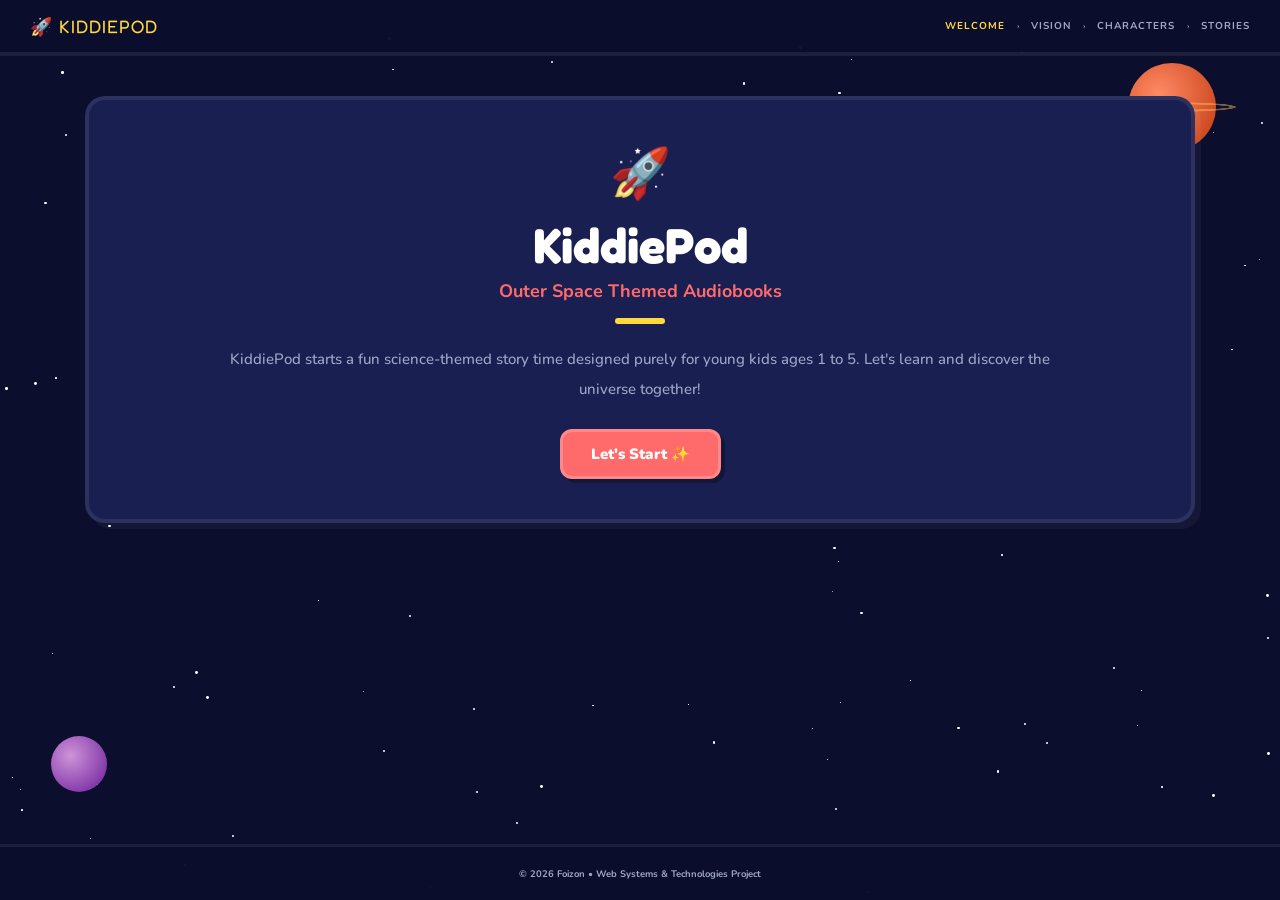
<file: index.html>
<!DOCTYPE html>
<html lang="en">
<head>
  <meta charset="UTF-8" />
  <meta name="viewport" content="width=device-width, initial-scale=1.0"/>
  <title>KiddiePod — Welcome</title>
  <link rel="preconnect" href="https://fonts.googleapis.com">
  <link rel="preconnect" href="https://fonts.gstatic.com" crossorigin>
  <link href="https://fonts.googleapis.com/css2?family=Fredoka+One&family=Nunito:wght@400;600;700;900&display=swap" rel="stylesheet">
  <link rel="stylesheet" href="style.css">
  <style>
    /* Page switching within index.html */
    .screen { display: none; }
    .screen.active { display: block; }
  </style>
</head>
<body>

  <!-- Stars & Planets -->
  <div class="stars" id="stars"></div>
  <div class="planet planet-1"><div class="planet-ring"></div></div>
  <div class="planet planet-2"></div>

  <!-- Header -->
  <header class="site-header">
    <a class="logo" href="index.html">🚀 KiddiePod</a>
    <nav class="header-nav">
      <span class="nav-crumb active" id="crumb-welcome">Welcome</span>
      <span class="nav-sep">›</span>
      <span class="nav-crumb" id="crumb-vision">Vision</span>
      <span class="nav-sep">›</span>
      <span class="nav-crumb">Characters</span>
      <span class="nav-sep">›</span>
      <span class="nav-crumb">Stories</span>
    </nav>
  </header>

  <div class="page-wrap">
    <main class="center-main">

      <!-- ── SCREEN 1: WELCOME ── -->
      <div id="screen-welcome" class="screen active">
        <div class="pod-card">
          <span class="pod-emoji">🚀</span>
          <h2 class="welcome-title">KiddiePod</h2>
          <p class="welcome-sub">Outer Space Themed Audiobooks</p>
          <div class="cute-divider"></div>
          <p class="welcome-body">
            KiddiePod starts a fun science-themed story time designed purely for young kids ages 1 to 5.
            Let's learn and discover the universe together!
          </p>
          <button class="action-button" onclick="goToVision()">Let's Start ✨</button>
        </div>
      </div>

      <!-- ── SCREEN 2: VISION & MISSION ── -->
      <div id="screen-vision" class="screen">
        <div class="pod-card">
          <h2 class="section-heading">Our Vision &amp; Mission</h2>
          <div class="cute-divider"></div>

          <div class="split-box-layout">
            <div class="bubble-info-box yellow-box">
              <h3 class="box-heading">🌟 Our Vision</h3>
              <p class="box-body">
                At <strong>Foizon</strong>, we promise to make every household a beautiful classroom space.
                Through our app <strong>KiddiePod</strong>, we give toddlers fun science-themed story books to easily listen to!
              </p>
            </div>
            <div class="bubble-info-box green-box">
              <h3 class="box-heading">🛸 Our Mission</h3>
              <p class="box-body">
                By listening to creative audiobooks about nature, cute biology, and modern inventions,
                small kids expand their brain potential and easily build their own dreams!
              </p>
            </div>
          </div>

          <button class="action-button" onclick="window.location.href='character.html'">I AM READY! 🚀</button>
          <button class="back-link" onclick="goToWelcome()">◄ Back to Welcome</button>
        </div>
      </div>

    </main>
    <footer><p>© 2026 Foizon • Web Systems &amp; Technologies Project</p></footer>
  </div>

  <script src="script.js"></script>
  <script>
    function goToVision() {
      document.getElementById('screen-welcome').classList.remove('active');
      document.getElementById('screen-vision').classList.add('active');
      document.getElementById('crumb-welcome').classList.remove('active');
      document.getElementById('crumb-vision').classList.add('active');
      window.scrollTo({ top: 0, behavior: 'instant' });
    }
    function goToWelcome() {
      document.getElementById('screen-vision').classList.remove('active');
      document.getElementById('screen-welcome').classList.add('active');
      document.getElementById('crumb-vision').classList.remove('active');
      document.getElementById('crumb-welcome').classList.add('active');
      window.scrollTo({ top: 0, behavior: 'instant' });
    }
  </script>
</body>
</html>
</file>
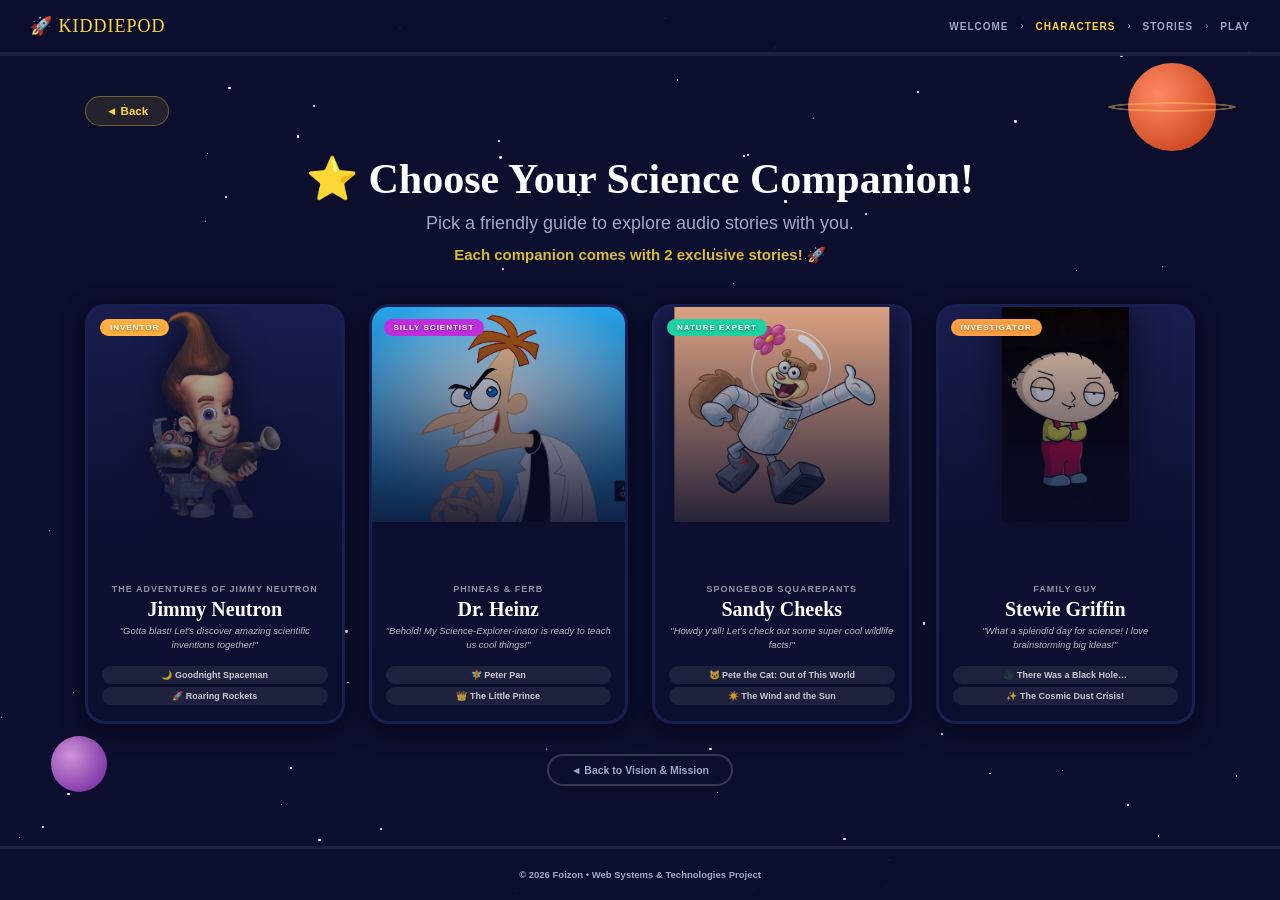
<file: character.html>
<!DOCTYPE html>
<html lang="en">
<head>
  <meta charset="UTF-8" />
  <meta name="viewport" content="width=device-width, initial-scale=1.0"/>
  <title>KiddiePod — Choose Your Companion</title>
  <link rel="stylesheet" href="style.css">
</head>
<body>

  <div class="stars" id="stars"></div>
  <div class="planet planet-1"><div class="planet-ring"></div></div>
  <div class="planet planet-2"></div>

  <header class="site-header">
    <a class="logo" href="index.html">🚀 KiddiePod</a>
    <nav class="header-nav">
      <span class="nav-crumb">Welcome</span>
      <span class="nav-sep">›</span>
      <span class="nav-crumb active">Characters</span>
      <span class="nav-sep">›</span>
      <span class="nav-crumb">Stories</span>
      <span class="nav-sep">›</span>
      <span class="nav-crumb">Play</span>
    </nav>
  </header>

  <div class="page-wrap">
    <div class="center-main">

      <a class="shelf-back-btn" href="index.html">◄ Back</a>

      <div style="text-align:center; margin-bottom: 40px;">
        <h1 class="page-title">⭐ Choose Your Science Companion!</h1>
        <p class="page-subtitle">Pick a friendly guide to explore audio stories with you.</p>
        <p class="companion-story-note">Each companion comes with 2 exclusive stories! 🚀</p>
      </div>

      <div class="companion-grid companion-grid-4">

        <!-- 1. Jimmy Neutron → Goodnight Spaceman + Roaring Rockets -->
        <div class="companion-card"
             onclick="selectCompanion(this, 'Jimmy Neutron', 'characterImage/jimmy.png', '#FFAF40')">
          <img class="card-bg-img" src="characterImage/jimmy.png" alt="Jimmy Neutron">
          <div class="card-gradient"></div>
          <div class="card-inner-content">
            <span class="companion-tag" style="background:#FFAF40;">Inventor</span>
            <div class="card-text-group">
              <span class="companion-show">The Adventures of Jimmy Neutron</span>
              <h4 class="companion-name">Jimmy Neutron</h4>
              <p class="companion-quote">"Gotta blast! Let's discover amazing scientific inventions together!"</p>
              <div class="companion-books-list">
                <div class="cb-item">🌙 Goodnight Spaceman</div>
                <div class="cb-item">🚀 Roaring Rockets</div>
              </div>
            </div>
          </div>
        </div>

        <!-- 2. Dr. Heinz → Peter Pan + The Little Prince -->
        <div class="companion-card"
             onclick="selectCompanion(this, 'Dr. Heinz', 'characterImage/drheinz.png', '#BE2EDD')">
          <img class="card-bg-img" src="characterImage/drheinz.png" alt="Dr. Heinz Doofenshmirtz">
          <div class="card-gradient"></div>
          <div class="card-inner-content">
            <span class="companion-tag" style="background:#BE2EDD;">Silly Scientist</span>
            <div class="card-text-group">
              <span class="companion-show">Phineas &amp; Ferb</span>
              <h4 class="companion-name">Dr. Heinz</h4>
              <p class="companion-quote">"Behold! My Science-Explorer-inator is ready to teach us cool things!"</p>
              <div class="companion-books-list">
                <div class="cb-item">🧚 Peter Pan</div>
                <div class="cb-item">👑 The Little Prince</div>
              </div>
            </div>
          </div>
        </div>

        <!-- 3. Sandy Cheeks → Pete the Cat + The Wind and the Sun -->
        <div class="companion-card"
             onclick="selectCompanion(this, 'Sandy Cheeks', 'characterImage/sandy.png', '#1DD1A1')">
          <img class="card-bg-img" src="characterImage/sandy.png" alt="Sandy Cheeks">
          <div class="card-gradient"></div>
          <div class="card-inner-content">
            <span class="companion-tag" style="background:#1DD1A1;">Nature Expert</span>
            <div class="card-text-group">
              <span class="companion-show">SpongeBob SquarePants</span>
              <h4 class="companion-name">Sandy Cheeks</h4>
              <p class="companion-quote">"Howdy y'all! Let's check out some super cool wildlife facts!"</p>
              <div class="companion-books-list">
                <div class="cb-item">🐱 Pete the Cat: Out of This World</div>
                <div class="cb-item">☀️ The Wind and the Sun</div>
              </div>
            </div>
          </div>
        </div>

        <!-- 4. Stewie Griffin → Black Hole + Cosmic Dust Crisis -->
        <div class="companion-card"
             onclick="selectCompanion(this, 'Stewie Griffin', 'characterImage/stewie.png', '#FF9F43')">
          <img class="card-bg-img" src="characterImage/stewie.png" alt="Stewie Griffin">
          <div class="card-gradient"></div>
          <div class="card-inner-content">
            <span class="companion-tag" style="background:#FF9F43;">Investigator</span>
            <div class="card-text-group">
              <span class="companion-show">Family Guy</span>
              <h4 class="companion-name">Stewie Griffin</h4>
              <p class="companion-quote">"What a splendid day for science! I love brainstorming big ideas!"</p>
              <div class="companion-books-list">
                <div class="cb-item">🌑 There Was a Black Hole…</div>
                <div class="cb-item">✨ The Cosmic Dust Crisis!</div>
              </div>
            </div>
          </div>
        </div>

      </div><!-- /companion-grid -->

      <div id="popupProceed" class="popup-panel">
        <button id="btnProceedLabel" class="popup-btn" onclick="proceedToShelf()">
          Start Adventure! 🚀
        </button>
      </div>

      <a class="back-link" href="index.html">◄ Back to Vision &amp; Mission</a>

    </div>
    <footer><p>© 2026 Foizon • Web Systems &amp; Technologies Project</p></footer>
  </div>

  <script src="script.js"></script>
</body>
</html>
</file>
<file: style.css>
/* ═══════════════════════════════════════════
   KIDDIPOD — SHARED STYLESHEET
   Dark Space Theme across all pages
═══════════════════════════════════════════ */

*, *::before, *::after { box-sizing: border-box; margin: 0; padding: 0; }

:root {
  --space-dark:    #0b0e2d;
  --space-card:    #1a1f52;
  --space-card-2:  #141840;
  --space-mid:     #12163a;
  --accent-yellow: #FFD93D;
  --accent-red:    #FF6B6B;
  --accent-teal:   #1DD1A1;
  --text-light:    #e8eaff;
  --text-muted:    #9fa8c9;
  --border-glow:   rgba(255,255,255,0.08);
  --font-title:    'Fredoka One', cursive;
  --font-body:     'Nunito', sans-serif;
}

/* ── BASE ── */
body {
  background-color: var(--space-dark);
  font-family: var(--font-body);
  min-height: 100vh;
  display: flex;
  flex-direction: column;
  overflow-x: hidden;
  color: var(--text-light);
}

/* ── STARS ── */
.stars {
  position: fixed; inset: 0;
  pointer-events: none; z-index: 0; overflow: hidden;
}
.star {
  position: absolute; border-radius: 50%; background: #fff;
  animation: twinkle 3s infinite alternate;
}
@keyframes twinkle {
  from { opacity: 0.2; transform: scale(1); }
  to   { opacity: 1;   transform: scale(1.5); }
}

/* ── PLANETS ── */
.planet {
  position: fixed; border-radius: 50%;
  pointer-events: none; z-index: 0;
  animation: floatY 6s ease-in-out infinite alternate;
}
.planet-1 {
  width: 88px; height: 88px;
  background: radial-gradient(circle at 35% 35%, #ff8a65, #bf360c);
  top: 7%; right: 5%;
}
.planet-2 {
  width: 56px; height: 56px;
  background: radial-gradient(circle at 35% 35%, #ce93d8, #6a1b9a);
  bottom: 12%; left: 4%;
  animation-delay: 2s;
}
.planet-ring {
  position: absolute; width: 128px; height: 28px;
  border: 6px solid rgba(255,200,100,0.45); border-radius: 50%;
  top: 50%; left: 50%;
  transform: translate(-50%,-50%) rotateX(70deg);
}
@keyframes floatY {
  from { transform: translateY(0); }
  to   { transform: translateY(-16px); }
}

/* ── HEADER ── */
.site-header {
  position: relative; z-index: 10;
  padding: 15px 30px;
  border-bottom: 4px solid var(--border-glow);
  background: rgba(11,14,45,0.97);
  display: flex; align-items: center; justify-content: space-between;
}
.logo {
  font-family: var(--font-title);
  font-size: 18px;
  color: var(--accent-yellow);
  letter-spacing: 1px;
  text-transform: uppercase;
  text-decoration: none;
}
.header-nav {
  display: flex; gap: 12px; align-items: center;
}
.nav-crumb {
  font-size: 10px; font-weight: 700;
  color: var(--text-muted);
  text-transform: uppercase; letter-spacing: 1px;
}
.nav-crumb.active { color: var(--accent-yellow); }
.nav-sep { color: var(--text-muted); font-size: 9px; }

/* ── FOOTER ── */
footer {
  position: relative; z-index: 10;
  background: rgba(11,14,45,0.97);
  border-top: 3px solid var(--border-glow);
  padding: 20px;
  text-align: center;
  font-size: 9.5px;
  font-weight: bold;
  color: var(--text-muted);
  margin-top: auto;
}

/* ── MAIN WRAPPER ── */
.page-wrap {
  position: relative; z-index: 1;
  flex: 1; display: flex; flex-direction: column;
}
.center-main {
  flex: 1;
  width: 100%;
  max-width: 1150px;
  margin: 0 auto;
  padding: 40px 20px 60px;
}

/* ── POD CARD ── */
.pod-card {
  background-color: var(--space-card);
  border: 4px solid var(--border-glow);
  border-radius: 20px;
  padding: 40px 30px;
  text-align: center;
  box-shadow: 6px 6px 0px rgba(255,255,255,0.04);
}

/* ── TYPOGRAPHY ── */
.pod-emoji { font-size: 49px; margin-bottom: 12px; display: block; }

.welcome-title {
  font-family: var(--font-title);
  font-size: clamp(33px, 7vw, 49px);
  color: #fff; line-height: 1.1;
}
.welcome-sub {
  font-size: clamp(13px, 2.5vw, 18px);
  font-weight: bold;
  color: var(--accent-red);
  margin-top: 6px;
}
.welcome-body {
  font-size: clamp(11px, 2vw, 15px);
  line-height: 2;
  color: var(--text-muted);
  max-width: 850px;
  margin: 0 auto 15px auto;
  font-weight: 500;
}
.cute-divider {
  height: 6px; width: 50px;
  background-color: var(--accent-yellow);
  margin: 15px auto 20px auto;
  border-radius: 10px;
}
.section-heading {
  font-family: var(--font-title);
  font-size: clamp(23px, 5vw, 37px);
  color: #fff;
}
.page-title {
  font-family: var(--font-title);
  font-size: clamp(20px, 4vw, 30px);
  color: #fff; text-align: center; margin-bottom: 8px;
}
.page-subtitle {
  font-size: 12.5px; color: var(--text-muted);
  text-align: center; margin-bottom: 36px;
}

/* ── SPLIT BOXES (Vision/Mission) ── */
.split-box-layout {
  display: grid; grid-template-columns: 1fr;
  gap: 20px; margin: 25px 0;
}
@media (min-width: 600px) {
  .split-box-layout { grid-template-columns: 1fr 1fr; }
}
.bubble-info-box {
  padding: 24px;
  border: 3px solid var(--border-glow);
  border-radius: 16px;
  text-align: left;
}
.yellow-box { background-color: rgba(255,217,61,0.07); }
.green-box  { background-color: rgba(29,209,161,0.07); }
.box-heading {
  font-size: clamp(13px, 2.5vw, 18px);
  font-weight: bold; color: #fff;
  margin-bottom: 8px;
}
.box-body {
  font-size: clamp(11px, 1.8vw, 13px);
  line-height: 1.7; color: var(--text-muted);
}
.box-body strong { color: #fff; }

/* ── BUTTONS ── */
.action-button {
  background-color: var(--accent-red);
  color: #fff;
  font-family: var(--font-body);
  font-size: 15px;
  font-weight: 900;
  padding: 12px 28px;
  border: 3px solid rgba(255,255,255,0.2);
  border-radius: 12px;
  cursor: pointer;
  box-shadow: 4px 4px 0px rgba(0,0,0,0.3);
  display: inline-block;
  margin-top: 10px;
  transition: transform 0.15s, box-shadow 0.15s;
  text-decoration: none;
}
.action-button:hover  { transform: translateY(-2px); box-shadow: 6px 6px 0px rgba(0,0,0,0.35); }
.action-button:active { transform: translateY(2px);  box-shadow: 2px 2px 0px rgba(0,0,0,0.3); }

.back-link {
  background: transparent;
  border: 2px solid rgba(255,255,255,0.18);
  color: var(--text-muted);
  font-family: var(--font-body);
  font-weight: 700; font-size: 10.5px;
  cursor: pointer;
  padding: 8px 22px;
  border-radius: 50px;
  margin: 20px auto 0 auto;
  display: flex; align-items: center; justify-content: center;
  gap: 6px; width: fit-content;
  transition: border-color 0.18s, color 0.18s, transform 0.15s;
  text-decoration: none;
}
.back-link:hover {
  border-color: rgba(255,255,255,0.4);
  color: var(--text-light);
  transform: translateX(-3px);
}

.shelf-back-btn {
  font-family: var(--font-body);
  font-weight: 700; font-size: 11.5px;
  color: var(--accent-yellow);
  background: rgba(255,217,61,0.1);
  border: 1.5px solid rgba(255,217,61,0.35);
  border-radius: 50px;
  padding: 8px 20px;
  cursor: pointer;
  margin-bottom: 28px;
  display: inline-flex; align-items: center; gap: 6px;
  transition: background 0.18s, transform 0.15s;
  text-decoration: none;
}
.shelf-back-btn:hover {
  background: rgba(255,217,61,0.2);
  transform: translateX(-3px);
}

/* ══════════════════════════════════════
   CHARACTER PAGE
══════════════════════════════════════ */
.companion-grid {
  display: grid;
  grid-template-columns: repeat(auto-fill, minmax(280px, 1fr));
  gap: 24px;
  margin: 10px 0 30px;
}

.companion-card {
  position: relative;
  height: 260px;
  border-radius: 20px;
  border: 3px solid transparent;
  overflow: hidden;
  cursor: pointer;
  box-shadow: 0 6px 24px rgba(0,0,0,0.4);
  transition: transform 0.22s cubic-bezier(0.175, 0.885, 0.32, 1.275),
              box-shadow 0.22s ease,
              border-color 0.2s;
  background: var(--space-card);
}
.companion-card:hover {
  transform: translateY(-6px) scale(1.02);
  box-shadow: 0 18px 40px rgba(0,0,0,0.55);
}
.companion-card.selected-active {
  outline: 4px solid var(--accent-yellow);
  outline-offset: 2px;
  transform: translateY(-4px);
}

.card-bg-img {
  position: absolute; inset: 0;
  width: 100%; height: 100%;
  object-fit: cover;
  object-position: center center;
  transition: transform 0.4s ease;
}
.companion-card:hover .card-bg-img { transform: scale(1.05); }

.card-gradient {
  position: absolute; inset: 0;
  background: linear-gradient(to top, rgba(11,14,45,0.96) 0%, rgba(11,14,45,0.5) 55%, transparent 100%);
}

.card-inner-content {
  position: absolute; inset: 0;
  display: flex; flex-direction: column;
  justify-content: space-between;
  padding: 14px;
}

.companion-tag {
  font-size: 8px; font-weight: 900;
  text-transform: uppercase; letter-spacing: 1px;
  padding: 4px 10px; border-radius: 20px;
  color: #fff; align-self: flex-start;
  text-shadow: 0 1px 3px rgba(0,0,0,0.4);
}

.card-text-group { display: flex; flex-direction: column; gap: 3px; }
.companion-show {
  font-size: 7.5px; font-weight: 800;
  text-transform: uppercase; letter-spacing: 1px;
  color: rgba(255,255,255,0.55);
}
.companion-name {
  font-family: var(--font-title);
  font-size: 18px; color: #fff; line-height: 1.1;
}
.companion-quote {
  font-size: 9px; color: rgba(255,255,255,0.7);
  line-height: 1.5; font-style: italic;
}

/* Proceed panel */
.popup-panel {
  display: none;
  background: var(--space-card);
  border: 3px solid rgba(255,255,255,0.1);
  border-radius: 16px;
  padding: 20px 24px;
  margin-bottom: 20px;
  text-align: center;
}
.popup-panel.visible { display: block; animation: fadeSlideUp 0.3s ease; }
@keyframes fadeSlideUp {
  from { opacity: 0; transform: translateY(12px); }
  to   { opacity: 1; transform: translateY(0); }
}
.popup-btn {
  width: 100%; font-size: 14px;
  padding: 14px 20px; border-radius: 12px;
  margin-top: 0;
  border: 3px solid rgba(255,255,255,0.2);
  color: #fff; font-family: var(--font-body); font-weight: 900;
  cursor: pointer;
  transition: transform 0.15s, filter 0.15s;
}
.popup-btn:hover { transform: translateY(-2px); filter: brightness(1.1); }

/* ══════════════════════════════════════
   INNER PAGE — BOOKSHELF
══════════════════════════════════════ */
.innerpage-main {
  flex: 1;
  max-width: 1100px;
  margin: 0 auto;
  padding: 40px 24px 60px;
  width: 100%;
}

/* Shelf */
.shelf-wrap { display: flex; flex-direction: column; }
.shelf-plank {
  background: linear-gradient(180deg, #8d5524 0%, #6d4c41 60%, #4e342e 100%);
  height: 18px; border-radius: 4px;
  box-shadow: 0 6px 16px rgba(0,0,0,0.5);
  position: relative;
}
.shelf-plank::before {
  content: ''; position: absolute;
  top: 3px; left: 10px; right: 10px; height: 3px;
  background: rgba(255,255,255,0.12); border-radius: 2px;
}

/* Books grid */
.books-grid {
  display: grid;
  grid-template-columns: repeat(4, 1fr);
  gap: 20px; margin-bottom: 10px;
}
@media (max-width: 820px) { .books-grid { grid-template-columns: repeat(2,1fr); } }
@media (max-width: 480px) { .books-grid { grid-template-columns: 1fr; } }

.book-card {
  background: var(--space-card);
  border-radius: 20px; overflow: hidden;
  cursor: pointer;
  transition: transform 0.22s ease, box-shadow 0.22s ease;
  display: flex; flex-direction: column;
  position: relative;
}
.book-card:hover {
  transform: translateY(-8px) scale(1.02);
  box-shadow: 0 16px 40px rgba(0,0,0,0.55);
}
.book-card::before {
  content: ''; position: absolute;
  left: 0; top: 0; bottom: 0; width: 7px;
  border-radius: 20px 0 0 20px;
  background: var(--spine-color, #FFD93D);
}

.genre-badge {
  position: absolute; top: 14px; right: 14px;
  font-family: var(--font-body); font-weight: 700;
  font-size: 8px; letter-spacing: 1px; text-transform: uppercase;
  padding: 4px 10px; border-radius: 20px;
  background: var(--badge-bg, #FFD93D);
  color: var(--badge-color, #5a3e00);
}

.book-cover {
  height: 140px;
  background: var(--cover-bg, #1e2460);
  overflow: hidden;
  display: flex; align-items: center; justify-content: center;
  padding-left: 7px;
}
.book-cover img {
  width: 100%; height: 100%;
  object-fit: cover; display: block;
}

.book-card .book-info {
  padding: 14px 14px 18px 18px;
  flex: 1; display: flex; flex-direction: column; gap: 3px;
}
.book-series {
  font-size: 8px; font-weight: 700;
  text-transform: uppercase; letter-spacing: 1px;
  color: var(--series-color, #FFD93D);
}
.book-card .book-title {
  font-family: var(--font-title);
  font-size: 14px; color: #fff;
  line-height: 1.2; margin-top: 2px;
}
.book-author { font-size: 9px; color: var(--text-muted); margin-bottom: 5px; }
.book-desc   { font-size: 9px; color: var(--text-muted); line-height: 1.5; font-style: italic; }

/* ══════════════════════════════════════
   STORY / DETAIL PAGE
══════════════════════════════════════ */
.story-main {
  flex: 1;
  max-width: 1000px;
  margin: 0 auto;
  padding: 32px 24px 60px;
  width: 100%;
  position: relative;
}

.story-content {
  display: flex; gap: 48px; align-items: flex-start;
}
@media (max-width: 680px) {
  .story-content { flex-direction: column; align-items: center; }
}

.book-frame {
  flex-shrink: 0;
  width: 220px; height: 280px;
  border-radius: 16px; overflow: hidden;
  box-shadow: 0 12px 36px rgba(0,0,0,0.5);
  border: 2px solid var(--border-glow);
  background: var(--space-card-2);
}
#detailCover {
  width: 100%; height: 100%;
  object-fit: cover; display: block;
}

.book-info-detail {
  flex: 1; display: flex; flex-direction: column; gap: 10px;
}
.detail-series {
  font-size: 9px; font-weight: 700;
  text-transform: uppercase; letter-spacing: 1px;
  color: var(--accent-yellow);
}
.detail-title {
  font-family: var(--font-title);
  font-size: clamp(23px, 4vw, 34px);
  color: #fff; line-height: 1.1;
}
.detail-author { font-size: 11.5px; color: var(--text-muted); }

.audio-section {
  display: flex; align-items: center; gap: 16px;
  margin-top: 4px;
}
.audio-btn {
  width: 52px; height: 52px;
  border-radius: 50%; border: none;
  background: var(--accent-yellow);
  color: #3d2800; font-size: 15px;
  cursor: pointer;
  display: flex; align-items: center; justify-content: center;
  transition: transform 0.15s, background 0.15s;
  box-shadow: 0 4px 16px rgba(255,213,79,0.35);
  flex-shrink: 0;
}
.audio-btn:hover { transform: scale(1.1); background: #ffe082; }

.duration { font-size: 10.5px; color: var(--text-muted); font-weight: 600; }

.summary {
  font-size: 11.5px; color: var(--text-muted);
  line-height: 1.75; max-width: 520px;
}

.spaceship-deco {
  position: absolute; bottom: 20px; right: 24px;
  font-size: 46px;
  animation: floatY 5s ease-in-out infinite alternate;
  opacity: 0.3; pointer-events: none;
}

/* ══════════════════════════════════════
   CHARACTER GUIDE — TOP HOST BANNER
   Shown on InnerPage + Story pages
══════════════════════════════════════ */
.guide-banner {
  display: none;
  position: relative;
  z-index: 10;
  width: 100%;
  border-bottom: 2px solid rgba(255,255,255,0.07);
  animation: bannerEntrance 0.5s cubic-bezier(0.175, 0.885, 0.32, 1.275) both;
}
.guide-banner.visible { display: block; }

@keyframes bannerEntrance {
  from { opacity: 0; transform: translateY(-16px); }
  to   { opacity: 1; transform: translateY(0); }
}

.guide-banner-inner {
  max-width: 1150px;
  margin: 0 auto;
  padding: 10px 28px;
  display: flex;
  align-items: center;
  gap: 14px;
  background: linear-gradient(90deg,
    rgba(11,14,45,0) 0%,
    rgba(var(--guide-rgb, 255,217,61), 0.08) 50%,
    rgba(11,14,45,0) 100%
  );
}

.guide-banner-img {
  width: 64px;
  height: 78px;
  object-fit: contain;
  object-position: center center;
  filter: drop-shadow(0 4px 10px rgba(0,0,0,0.5));
  flex-shrink: 0;
  transition: transform 0.2s ease;
}
.guide-banner-img:hover { transform: scale(1.08) translateY(-3px); }

.guide-banner-text {
  display: flex;
  flex-direction: column;
  gap: 3px;
}

.guide-banner-label {
  font-size: 7.5px;
  font-weight: 800;
  text-transform: uppercase;
  letter-spacing: 1px;
  color: var(--guide-color, var(--accent-yellow));
}

.guide-banner-name {
  font-family: var(--font-title);
  font-size: 14px;
  color: #fff;
  line-height: 1;
}

.guide-banner-speech {
  font-size: 10px;
  color: var(--text-muted);
  font-style: italic;
  max-width: 480px;
  line-height: 1.4;
}
/* ══════════════════════════════════════
   UPDATED: Bigger titles & subtitles
══════════════════════════════════════ */
.page-title {
  font-family: var(--font-title);
  font-size: clamp(28px, 5vw, 42px) !important;
  color: #fff; text-align: center; margin-bottom: 10px;
}
.page-subtitle {
  font-size: clamp(14px, 2vw, 18px) !important;
  color: var(--text-muted);
  text-align: center; margin-bottom: 12px;
}
.companion-story-note {
  font-size: clamp(12px, 1.8vw, 15px);
  color: var(--accent-yellow);
  font-weight: 700;
  text-align: center;
  margin-top: 6px;
  opacity: 0.85;
}

/* ── companion 4-col grid ── */
.companion-grid-4 {
  grid-template-columns: repeat(auto-fill, minmax(260px, 1fr)) !important;
}
@media (min-width: 900px) {
  .companion-grid-4 { grid-template-columns: repeat(4, 1fr) !important; }
}

/* books preview pill inside card */
.companion-books-preview {
  margin-top: 6px;
  font-size: 8.5px;
  font-weight: 700;
  color: rgba(255,255,255,0.65);
  background: rgba(255,255,255,0.1);
  border-radius: 20px;
  padding: 4px 10px;
  display: inline-block;
}

/* bigger companion name & quote */
.companion-name { font-size: 22px !important; }
.companion-quote { font-size: 10.5px !important; }
.companion-show  { font-size: 9px !important; }

/* bigger book card text */
.book-card .book-title  { font-size: 16px !important; }
.book-author  { font-size: 11px !important; }
.book-desc    { font-size: 10.5px !important; }
.book-series  { font-size: 9.5px !important; }
.genre-badge  { font-size: 9.5px !important; }

/* bigger story detail */
.detail-title  { font-size: clamp(28px, 5vw, 42px) !important; }
.detail-author { font-size: 14px !important; }
.detail-series { font-size: 11px !important; }
.summary { font-size: 14px !important; line-height: 1.8 !important; }

/* inner page subtitle */
.innerpage-main .page-subtitle { margin-bottom: 24px; }

/* ══════════════════════════════════════
   AUDIO PLAYER — scrubber (YouTube-style)
══════════════════════════════════════ */
.audio-player-box {
  background: rgba(255,255,255,0.04);
  border: 2px solid rgba(255,255,255,0.1);
  border-radius: 18px;
  padding: 18px 20px 16px;
  display: flex; flex-direction: column; gap: 14px;
  margin-top: 6px;
}

.audio-top-row {
  display: flex; align-items: center; gap: 14px;
}

.time-display {
  display: flex; align-items: center; gap: 4px;
  font-family: var(--font-body);
  font-size: 15px; font-weight: 700;
  color: var(--text-light);
  min-width: 80px;
}
.time-sep { color: var(--text-muted); }

.duration-pill {
  margin-left: auto;
  font-size: 11px; font-weight: 700;
  color: var(--text-muted);
  background: rgba(255,255,255,0.07);
  border-radius: 20px;
  padding: 4px 12px;
}

/* Scrubber track */
.progress-wrap {
  position: relative;
  height: 20px;
  cursor: pointer;
  display: flex; align-items: center;
  user-select: none;
  touch-action: none;
}
.progress-bg {
  position: absolute;
  width: 100%; height: 6px;
  background: rgba(255,255,255,0.12);
  border-radius: 10px;
}
.progress-fill {
  position: absolute;
  height: 6px; width: 0%;
  background: var(--accent-yellow);
  border-radius: 10px;
  transition: width 0.1s linear;
  pointer-events: none;
}
.progress-thumb {
  position: absolute;
  width: 18px; height: 18px;
  border-radius: 50%;
  background: #fff;
  border: 3px solid var(--accent-yellow);
  left: 0%; top: 50%;
  transform: translate(-50%, -50%);
  box-shadow: 0 2px 8px rgba(255,213,79,0.5);
  transition: left 0.1s linear, transform 0.15s;
  pointer-events: none;
  cursor: grab;
}
.progress-wrap:active .progress-thumb,
.progress-wrap:hover .progress-thumb {
  transform: translate(-50%, -50%) scale(1.25);
}

/* ══════════════════════════════════════
   COMPANION CARD — bigger image + centered stories
══════════════════════════════════════ */

/* Taller cards to fit 4 story titles */
.companion-card {
  height: 420px !important;
}

/* Character image: bigger, sits top-center, not full-bleed */
.card-bg-img {
  position: absolute !important;
  width: auto !important;
  height: 52% !important;
  top: 0 !important;
  left: 50% !important;
  right: auto !important;
  bottom: auto !important;
  transform: translateX(-50%) !important;
  object-fit: contain !important;
  object-position: top center !important;
  filter: drop-shadow(0 6px 18px rgba(0,0,0,0.7)) !important;
}
.companion-card:hover .card-bg-img {
  transform: translateX(-50%) scale(1.05) !important;
}

/* Stronger gradient so text pops over the image */
.card-gradient {
  background: linear-gradient(to top,
    rgba(11,14,45,1) 0%,
    rgba(11,14,45,0.88) 48%,
    rgba(11,14,45,0.1) 100%) !important;
}

/* Push text to the bottom half */
.card-inner-content {
  justify-content: flex-end !important;
  padding: 12px 14px 16px !important;
  gap: 6px;
}

/* Tag floats top-left absolutely */
.companion-tag {
  position: absolute;
  top: 12px; left: 12px;
}

/* Center text group */
.card-text-group {
  text-align: center;
  align-items: center;
  gap: 4px !important;
}
.companion-show { text-align: center; }
.companion-name { text-align: center; font-size: 20px !important; }
.companion-quote { text-align: center; font-size: 9.5px !important; margin-bottom: 6px; }

/* Story list inside card */
.companion-books-list {
  display: flex;
  flex-direction: column;
  gap: 3px;
  width: 100%;
  margin-top: 4px;
}
.cb-item {
  font-size: 9px;
  font-weight: 700;
  color: rgba(255,255,255,0.75);
  background: rgba(255,255,255,0.08);
  border-radius: 20px;
  padding: 4px 10px;
  text-align: center;
  white-space: nowrap;
  overflow: hidden;
  text-overflow: ellipsis;
}

/* innerpage — center the 2-book grid */
.books-grid {
  justify-content: center !important;
  justify-items: center !important;
}
</file>
